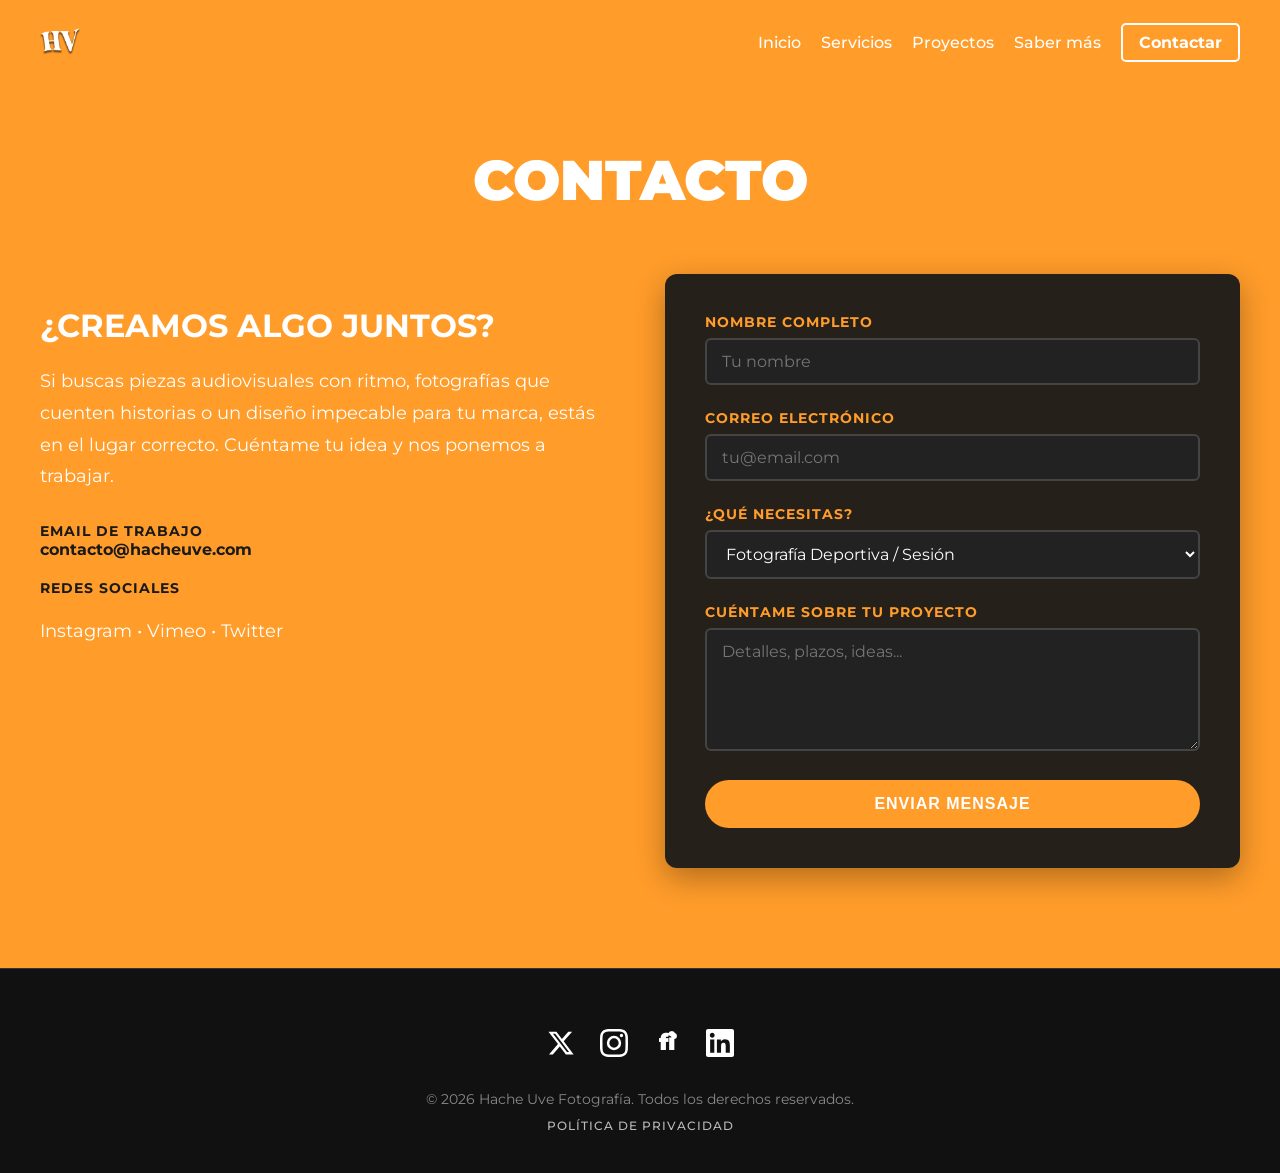
<file: contacto.html>
<!DOCTYPE html>
<html lang="es">
<head>
    <meta charset="UTF-8">
    <meta name="viewport" content="width=device-width, initial-scale=1.0">
    <title>Contacto | Hache Uve Fotografía</title>
    <meta name="description" content="¿Tienes un proyecto en mente? Contacta con Hache Uve Fotografía para servicios de fotografía deportiva, edición de vídeo y diseño profesional.">
    
    <link rel="icon" type="image/png" href="favicon.png">
    
    <link rel="preconnect" href="https://fonts.googleapis.com">
    <link rel="preconnect" href="https://fonts.gstatic.com" crossorigin>
    <link href="https://fonts.googleapis.com/css2?family=Montserrat:wght@400;500;700;900&display=swap" rel="stylesheet">
    
    <link rel="stylesheet" href="style.css">

    <style>
        .contact-wrapper {
            display: grid;
            grid-template-columns: 1fr;
            gap: 50px;
            margin-top: 40px;
        }

        @media (min-width: 900px) {
            .contact-wrapper {
                grid-template-columns: 1fr 1fr;
            }
        }

        .contact-info h3 {
            font-size: 2rem;
            font-weight: 700;
            margin-bottom: 20px;
            text-transform: uppercase;
        }

        .contact-info p {
            font-size: 1.1rem;
            line-height: 1.8;
            margin-bottom: 30px;
        }

        .contact-method {
            margin-bottom: 20px;
        }

        .contact-method strong {
            display: block;
            color: #1a1a1a;
            text-transform: uppercase;
            font-size: 0.9rem;
            letter-spacing: 1px;
        }

        /* Estilos del Formulario */
        .contact-form {
            background-color: rgba(26, 26, 26, 0.95);
            padding: 40px;
            border-radius: 12px;
            box-shadow: 0 10px 30px rgba(0,0,0,0.3);
        }

        .form-group {
            margin-bottom: 25px;
        }

        .form-group label {
            display: block;
            font-size: 0.85rem;
            font-weight: 700;
            text-transform: uppercase;
            margin-bottom: 8px;
            letter-spacing: 1px;
            color: var(--primary-orange);
        }

        .form-group input,
        .form-group select,
        .form-group textarea {
            width: 100%;
            padding: 12px 15px;
            border: 2px solid #444;
            background-color: #222;
            color: #fff;
            font-family: var(--font-family);
            font-size: 1rem;
            border-radius: 6px;
            box-sizing: border-box;
            transition: border-color 0.3s ease;
        }

        .form-group input:focus,
        .form-group select:focus,
        .form-group textarea:focus {
            outline: none;
            border-color: var(--primary-orange);
        }

        .submit-btn {
            background-color: var(--primary-orange);
            color: var(--white);
            border: none;
            padding: 15px 40px;
            font-size: 1rem;
            font-weight: 700;
            text-transform: uppercase;
            letter-spacing: 1px;
            border-radius: 30px;
            cursor: pointer;
            width: 100%;
            transition: background-color 0.3s ease, transform 0.2s ease;
        }

        .submit-btn:hover {
            background-color: #ff8700;
            transform: translateY(-2px);
        }

        /* Estilo para el mensaje de estado del envío */
        #form-status {
            text-align: center;
            margin-top: 20px;
            font-weight: 700;
            font-size: 0.95rem;
            letter-spacing: 0.5px;
            display: none; /* Escondido por defecto */
        }
    </style>
</head>
<body>

    <div id="header-placeholder"></div>
    
    <main class="contact-main">
        <div class="container">
            <h2>Contacto</h2>
            
            <div class="contact-wrapper">
                
                <div class="contact-info">
                    <h3>¿Creamos algo juntos?</h3>
                    <p>Si buscas piezas audiovisuales con ritmo, fotografías que cuenten historias o un diseño impecable para tu marca, estás en el lugar correcto. Cuéntame tu idea y nos ponemos a trabajar.</p>
                    
                    <div class="contact-method">
                        <strong>Email de trabajo</strong>
                        <a href="mailto:contacto@hacheuve.com" style="color: #1a1a1a; font-weight: 700;">contacto@hacheuve.com</a>
                    </div>
                    
                    <div class="contact-method">
                        <strong>Redes Sociales</strong>
                        <p><a href="https://instagram.com/hache_uve" target="_blank" rel="noopener noreferrer">Instagram</a> &bull; 
<a href="https://vimeo.com/user259863970" target="_blank" rel="noopener noreferrer">Vimeo</a> &bull; 
<a href="https://x.com/hacheuve19" target="_blank" rel="noopener noreferrer">Twitter</a></a></p>
                    </div>
                </div>

                <div class="contact-form">
                    <!-- 1. IMPORTANTE: Hemos añadido el ID "my-form" -->
                    <form id="my-form" action="https://formspree.io/f/xvznkqea" method="POST">
                        <div class="form-group">
                            <label for="nombre">Nombre completo</label>
                            <input type="text" id="nombre" name="nombre" required placeholder="Tu nombre">
                        </div>
                        
                        <div class="form-group">
                            <label for="email">Correo electrónico</label>
                            <input type="email" id="email" name="email" required placeholder="tu@email.com">
                        </div>

                        <div class="form-group">
                            <label for="servicio">¿Qué necesitas?</label>
                            <select id="servicio" name="servicio">
                                <option value="fotografia">Fotografía Deportiva / Sesión</option>
                                <option value="video">Edición de Vídeo / Postproducción</option>
                                <option value="diseno">Diseño Gráfico / Identidad</option>
                                <option value="otro">Otro proyecto creativo</option>
                            </select>
                        </div>
                        
                        <div class="form-group">
                            <label for="mensaje">Cuéntame sobre tu proyecto</label>
                            <textarea id="mensaje" name="mensaje" rows="5" required placeholder="Detalles, plazos, ideas..."></textarea>
                        </div>
                        
                        <button type="submit" class="submit-btn" id="submit-button">Enviar Mensaje</button>
                        
                        <!-- 2. Contenedor invisible para los mensajes de éxito/error -->
                        <div id="form-status"></div>
                    </form>
                </div>

            </div>
        </div>
    </main>

    <div id="footer-placeholder"></div>

<script>
        // ==========================================
        // DETECTAR SERVICIO SELECCIONADO DESDE INDEX (CON DEBUG)
        // ==========================================
        document.addEventListener("DOMContentLoaded", () => {
            console.log(" %c[DEBUG] Iniciando detección de servicio...", "color: #ff9c2a; font-weight: bold;");
            
            // 1. Ver qué URL exacta está leyendo el navegador
            console.log("[DEBUG] URL completa actual:", window.location.href);
            console.log("[DEBUG] Parámetros crudos (search):", window.location.search);

            const urlParams = new URLSearchParams(window.location.search);
            const servicioSeleccionado = urlParams.get('servicio');
            console.log("[DEBUG] Valor extraído de '?servicio=':", servicioSeleccionado);

            // 2. Buscar el elemento select en el HTML
            const selectElement = document.getElementById("servicio");
            
            if (selectElement) {
                console.log("[DEBUG] Elemento <select id='servicio'> ENCONTRADO en el HTML.");
                console.log("[DEBUG] Valor por defecto antes de cambiarlo:", selectElement.value);
                
                if (servicioSeleccionado) {
                    // Listar opciones disponibles para ver si coincide textualmente
                    const opcionesDisponibles = Array.from(selectElement.options).map(opt => opt.value);
                    console.log("[DEBUG] Valores válidos dentro de tu menú desplegable:", opcionesDisponibles);

                    if (opcionesDisponibles.includes(servicioSeleccionado)) {
                        selectElement.value = servicioSeleccionado;
                        console.log("%c[DEBUG] ¡ÉXITO! El valor ha sido cambiado a: " + selectElement.value, "color: #00ff66; font-weight: bold;");
                    } else {
                        console.warn(`[DEBUG] ALERTA: El valor '${servicioSeleccionado}' de la URL no coincide exactamente con ninguna opción de tu HTML.`);
                    }
                } else {
                    console.log("[DEBUG] No se ha detectado el parámetro '?servicio=' en la URL (Carga limpia de contacto).");
                }
            } else {
                console.error("[DEBUG] ERROR CRÍTICO: No se encontró ningún elemento con id='servicio' en esta página.");
            }
            console.log(" %c[DEBUG] Fin de la comprobación.", "color: #ff9c2a; font-weight: bold;");
        });

        // ==========================================
        // CONTROL EN SEGUNDO PLANO DEL FORMULARIO
        // ==========================================
        const form = document.getElementById("my-form");
        const status = document.getElementById("form-status");
        const button = document.getElementById("submit-button");

        async function handleSubmit(event) {
            event.preventDefault(); 
            
            button.disabled = true;
            button.innerText = "Enviando...";
            
            const data = new FormData(event.target);
            
            try {
                const response = await fetch(event.target.action, {
                    method: form.method,
                    body: data,
                    headers: {
                        'Accept': 'application/json' 
                    }
                });
                
                if (response.ok) {
                    status.style.display = "block";
                    status.style.color = "#00ff66"; 
                    status.innerText = "¡MENSAJE ENVIADO! ME PONDRÉ EN CONTACTO CONTIGO PRONTO.";
                    form.reset(); 
                } else {
                    status.style.display = "block";
                    status.style.color = "#ff3333";
                    status.innerText = "Oops, hubo un problema. Por favor, inténtalo de nuevo.";
                }
            } catch (error) {
                status.style.display = "block";
                status.style.color = "#ff3333";
                status.innerText = "Error de conexión. Revisa tu red.";
            } finally {
                button.disabled = false;
                button.innerText = "Enviar Mensaje";
            }
        }
        
        form.addEventListener("submit", handleSubmit);

        // ==========================================
        // CARGA MODULAR DE HEADER Y FOOTER
        // ==========================================
        async function loadComponent(id, file) {
            try {
                const response = await fetch(file);
                if (!response.ok) throw new Error('Error al cargar');
                const html = await response.text();
                document.getElementById(id).innerHTML = html;
            } catch (error) {
                console.error(`Error cargando ${file}:`, error);
            }
        }

        Promise.all([
            loadComponent('header-placeholder', 'header.html'),
            loadComponent('footer-placeholder', 'footer.html')
        ]).then(() => {
            const header = document.getElementById('main-header');
            if (header) {
                window.addEventListener('scroll', () => {
                    if (window.scrollY > 50) {
                        header.classList.add('header-scrolled');
                    } else {
                        header.classList.remove('header-scrolled');
                    }
                });
            }
        });
    </script>
</body>
</html>
</file>
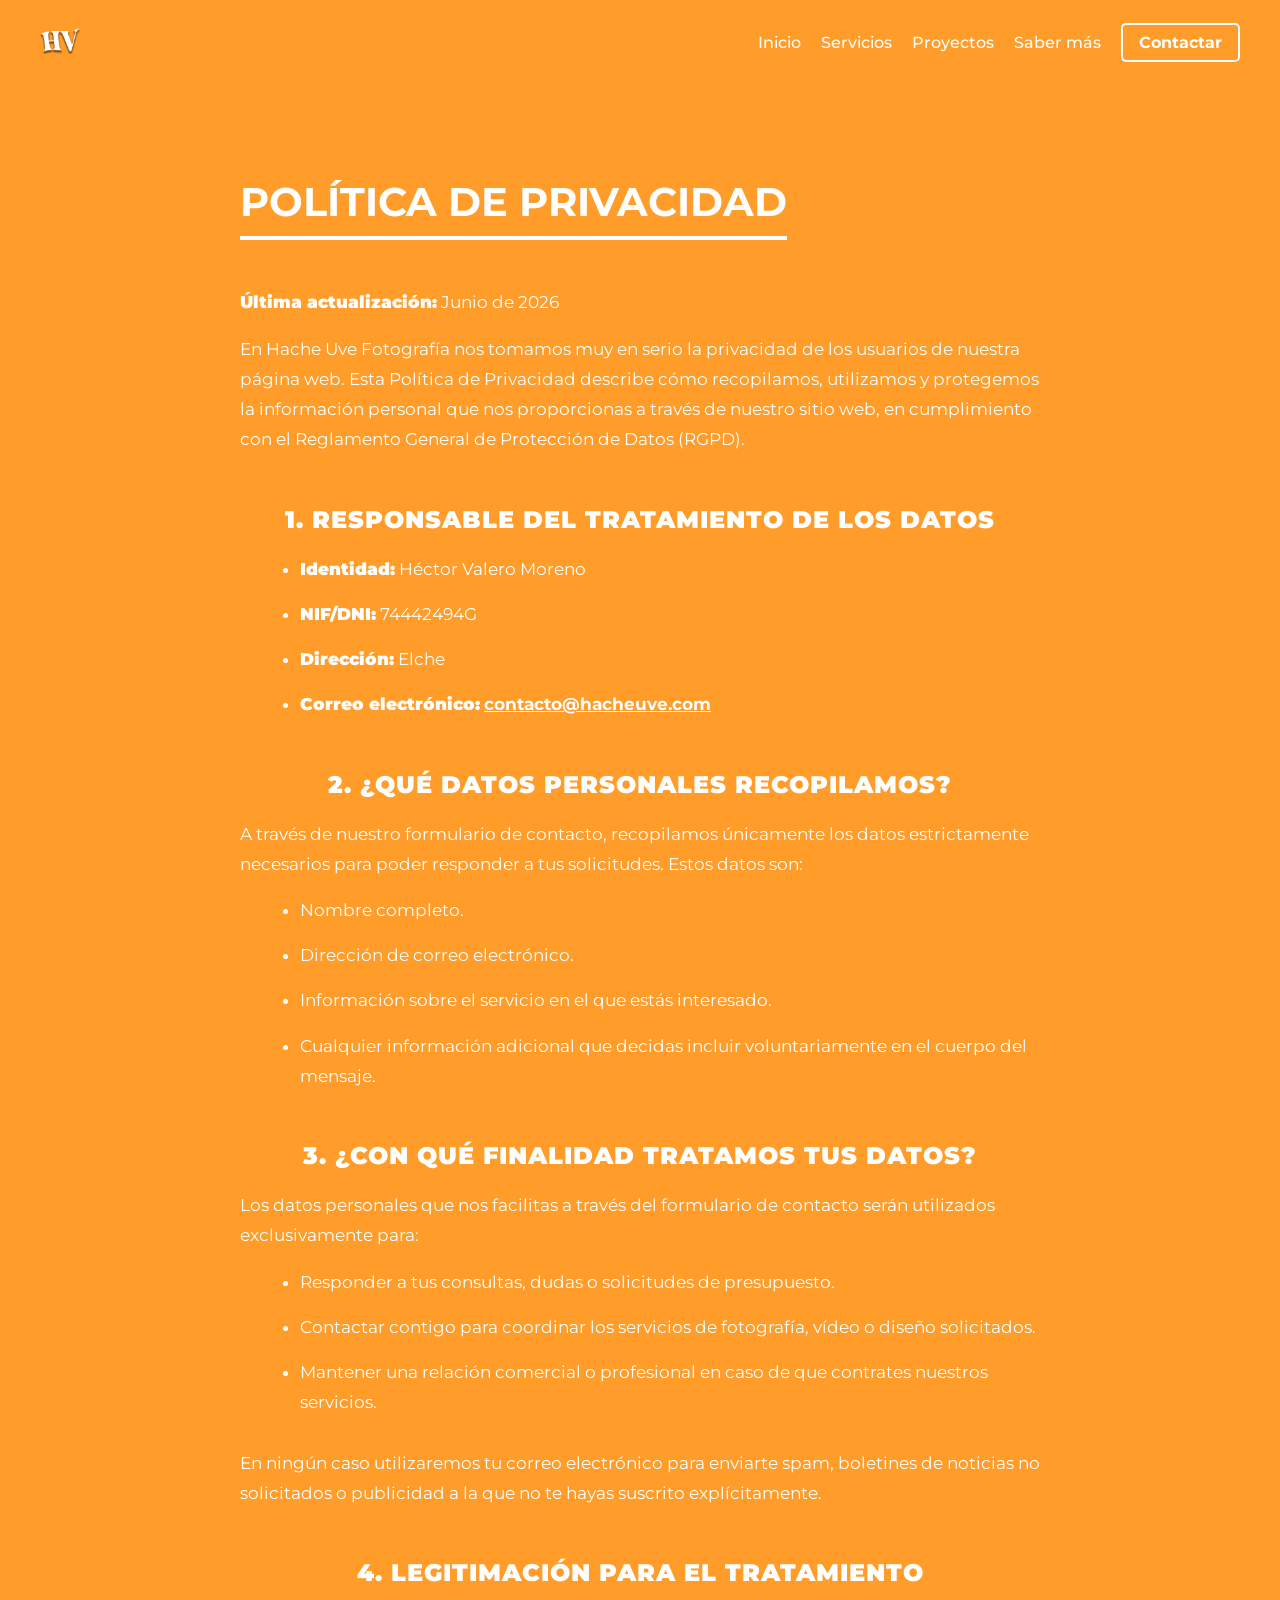
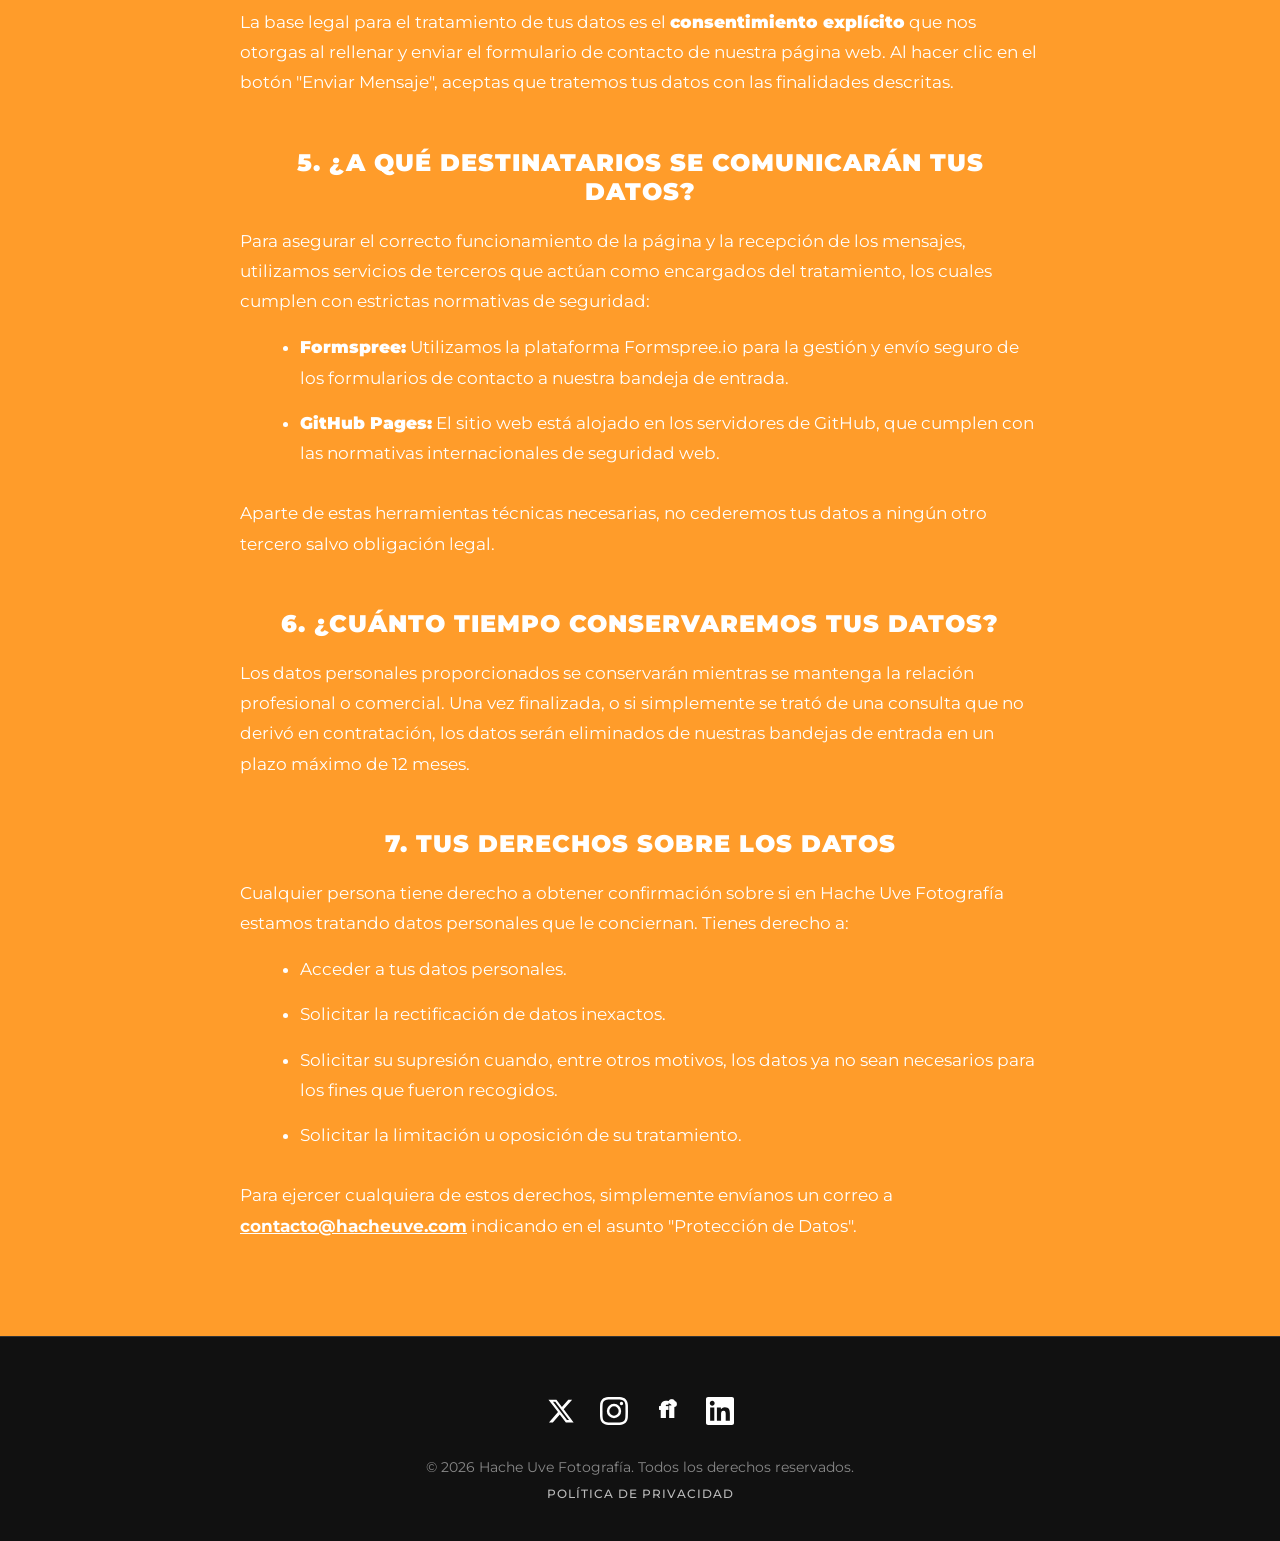
<file: politica-privacidad.html>
<!DOCTYPE html>
<html lang="es">
<head>
    <meta charset="UTF-8">
    <meta name="viewport" content="width=device-width, initial-scale=1.0">
    <title>Política de Privacidad | Hache Uve Fotografía</title>
    <meta name="description" content="Política de privacidad y protección de datos de Hache Uve Fotografía.">
    
    <link rel="icon" type="image/png" href="favicon.png">
    
    <link rel="preconnect" href="https://fonts.googleapis.com">
    <link rel="preconnect" href="https://fonts.gstatic.com" crossorigin>
    <link href="https://fonts.googleapis.com/css2?family=Montserrat:wght@400;500;700;900&display=swap" rel="stylesheet">
    
    <link rel="stylesheet" href="style.css">

    <style>
        .legal-section {
            padding-top: 150px;
            padding-bottom: 80px;
            min-height: 75vh;
        }

        .legal-container {
            max-width: 800px;
            margin: 0 auto;
            padding: 0 20px;
        }

        .legal-container h1 {
            font-size: 2.5rem;
            color: #ffffff; /* Blanco puro */
            margin-bottom: 30px;
            text-transform: uppercase;
            border-bottom: 4px solid #ffffff; /* Línea blanca para destacar sobre naranja */
            padding-bottom: 10px;
            display: inline-block;
        }

        .legal-container h2 {
            font-size: 1.5rem;
            color: #ffffff; /* Blanco puro */
            margin-top: 50px;
            margin-bottom: 20px;
            text-transform: uppercase;
            letter-spacing: 1px;
        }

        .legal-container p, .legal-container li {
            font-size: 1.05rem;
            line-height: 1.8;
            margin-bottom: 15px;
            color: #ffffff; /* Blanco puro para máximo contraste */
        }

        .legal-container strong {
            color: #ffffff;
            font-weight: 900; /* Negrita extra gruesa para que se note */
        }

        .legal-container ul {
            margin-left: 20px;
            margin-bottom: 30px;
        }

        .legal-container a {
            color: #ffffff; /* Enlaces en blanco */
            text-decoration: underline; /* Subrayado por defecto para que se note que es un enlace */
            font-weight: 700;
            transition: opacity 0.3s ease;
        }

        .legal-container a:hover {
            opacity: 0.7; /* Efecto de transparencia al pasar el ratón */
        }
    </style>
</head>
<body>

    <div id="header-placeholder"></div>
    
    <main class="legal-section">
        <div class="legal-container">
            <h1>Política de Privacidad</h1>
            <p><strong>Última actualización:</strong> Junio de 2026</p>

            <p>En Hache Uve Fotografía nos tomamos muy en serio la privacidad de los usuarios de nuestra página web. Esta Política de Privacidad describe cómo recopilamos, utilizamos y protegemos la información personal que nos proporcionas a través de nuestro sitio web, en cumplimiento con el Reglamento General de Protección de Datos (RGPD).</p>

            <h2>1. Responsable del tratamiento de los datos</h2>
            <ul>
                <li><strong>Identidad:</strong> Héctor Valero Moreno</li>
                <li><strong>NIF/DNI:</strong> 74442494G</li>
                <li><strong>Dirección:</strong> Elche</li>
                <li><strong>Correo electrónico:</strong> <a href="mailto:contacto@hacheuve.com">contacto@hacheuve.com</a></li>
            </ul>

            <h2>2. ¿Qué datos personales recopilamos?</h2>
            <p>A través de nuestro formulario de contacto, recopilamos únicamente los datos estrictamente necesarios para poder responder a tus solicitudes. Estos datos son:</p>
            <ul>
                <li>Nombre completo.</li>
                <li>Dirección de correo electrónico.</li>
                <li>Información sobre el servicio en el que estás interesado.</li>
                <li>Cualquier información adicional que decidas incluir voluntariamente en el cuerpo del mensaje.</li>
            </ul>

            <h2>3. ¿Con qué finalidad tratamos tus datos?</h2>
            <p>Los datos personales que nos facilitas a través del formulario de contacto serán utilizados exclusivamente para:</p>
            <ul>
                <li>Responder a tus consultas, dudas o solicitudes de presupuesto.</li>
                <li>Contactar contigo para coordinar los servicios de fotografía, vídeo o diseño solicitados.</li>
                <li>Mantener una relación comercial o profesional en caso de que contrates nuestros servicios.</li>
            </ul>
            <p>En ningún caso utilizaremos tu correo electrónico para enviarte spam, boletines de noticias no solicitados o publicidad a la que no te hayas suscrito explícitamente.</p>

            <h2>4. Legitimación para el tratamiento</h2>
            <p>La base legal para el tratamiento de tus datos es el <strong>consentimiento explícito</strong> que nos otorgas al rellenar y enviar el formulario de contacto de nuestra página web. Al hacer clic en el botón "Enviar Mensaje", aceptas que tratemos tus datos con las finalidades descritas.</p>

            <h2>5. ¿A qué destinatarios se comunicarán tus datos?</h2>
            <p>Para asegurar el correcto funcionamiento de la página y la recepción de los mensajes, utilizamos servicios de terceros que actúan como encargados del tratamiento, los cuales cumplen con estrictas normativas de seguridad:</p>
            <ul>
                <li><strong>Formspree:</strong> Utilizamos la plataforma Formspree.io para la gestión y envío seguro de los formularios de contacto a nuestra bandeja de entrada.</li>
                <li><strong>GitHub Pages:</strong> El sitio web está alojado en los servidores de GitHub, que cumplen con las normativas internacionales de seguridad web.</li>
            </ul>
            <p>Aparte de estas herramientas técnicas necesarias, no cederemos tus datos a ningún otro tercero salvo obligación legal.</p>

            <h2>6. ¿Cuánto tiempo conservaremos tus datos?</h2>
            <p>Los datos personales proporcionados se conservarán mientras se mantenga la relación profesional o comercial. Una vez finalizada, o si simplemente se trató de una consulta que no derivó en contratación, los datos serán eliminados de nuestras bandejas de entrada en un plazo máximo de 12 meses.</p>

            <h2>7. Tus derechos sobre los datos</h2>
            <p>Cualquier persona tiene derecho a obtener confirmación sobre si en Hache Uve Fotografía estamos tratando datos personales que le conciernan. Tienes derecho a:</p>
            <ul>
                <li>Acceder a tus datos personales.</li>
                <li>Solicitar la rectificación de datos inexactos.</li>
                <li>Solicitar su supresión cuando, entre otros motivos, los datos ya no sean necesarios para los fines que fueron recogidos.</li>
                <li>Solicitar la limitación u oposición de su tratamiento.</li>
            </ul>
            <p>Para ejercer cualquiera de estos derechos, simplemente envíanos un correo a <a href="mailto:contacto@hacheuve.com">contacto@hacheuve.com</a> indicando en el asunto "Protección de Datos".</p>
        </div>
    </main>

    <div id="footer-placeholder"></div>

    <script>
        async function loadComponent(id, file) {
            try {
                const response = await fetch(file);
                if (!response.ok) throw new Error('Error al cargar');
                const html = await response.text();
                document.getElementById(id).innerHTML = html;
            } catch (error) {
                console.error(`Error cargando ${file}:`, error);
            }
        }

        Promise.all([
            loadComponent('header-placeholder', 'header.html'),
            loadComponent('footer-placeholder', 'footer.html')
        ]).then(() => {
            const header = document.getElementById('main-header');
            if (header) {
                window.addEventListener('scroll', () => {
                    if (window.scrollY > 50) {
                        header.classList.add('header-scrolled');
                    } else {
                        header.classList.remove('header-scrolled');
                    }
                });
            }
        });
    </script>
</body>
</html>
</file>
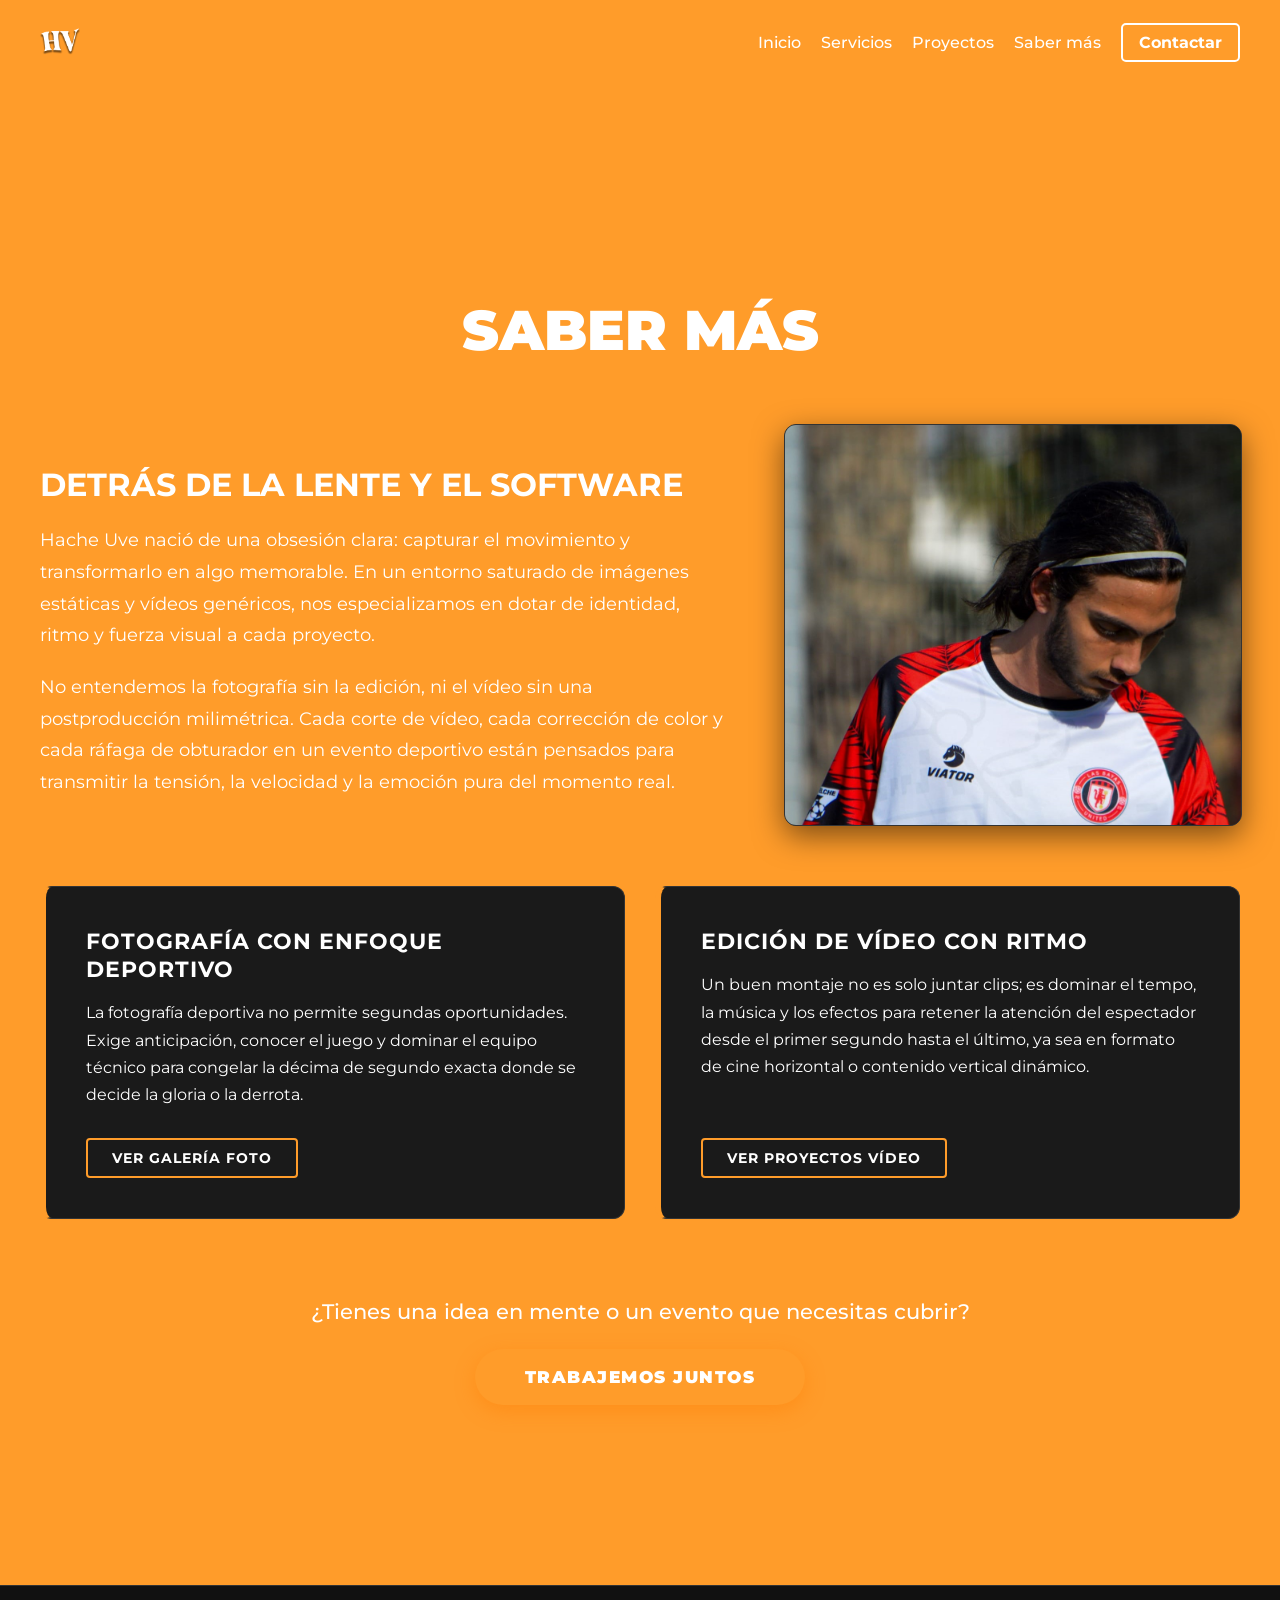
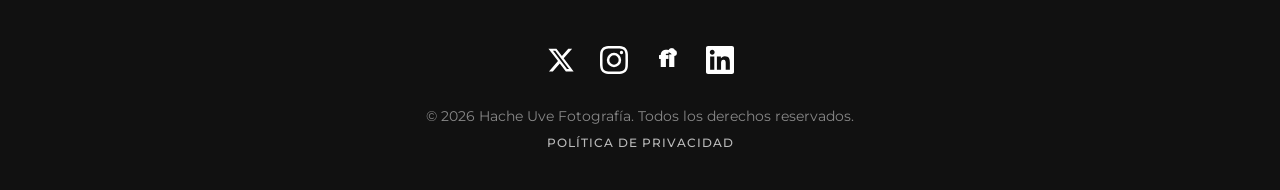
<file: saber-mas.html>
<!DOCTYPE html>
<html lang="es">
<head>
    <meta charset="UTF-8">
    <meta name="viewport" content="width=device-width, initial-scale=1.0">
    <title>Saber más | Hache Uve Fotografía</title>
    <meta name="description" content="Descubre la filosofía de trabajo de Hache Uve. Especialistas en edición de vídeo con ritmo y fotografía deportiva de alto impacto.">
    
    <link rel="icon" type="image/png" href="favicon.png">
    
    <link rel="preconnect" href="https://fonts.googleapis.com">
    <link rel="preconnect" href="https://fonts.gstatic.com" crossorigin>
    <link href="https://fonts.googleapis.com/css2?family=Montserrat:wght@400;500;700;900&display=swap" rel="stylesheet">
    
    <link rel="stylesheet" href="style.css">

    <style>
        /* Estilos específicos para la sección Saber más */
        .about-section {
            padding-top: 150px;
            padding-bottom: 80px;
            min-height: 80vh;
        }

        .about-grid {
            display: grid;
            grid-template-columns: 1fr;
            gap: 60px;
            align-items: center;
            margin-top: 40px;
        }

        @media (min-width: 900px) {
            .about-grid {
                grid-template-columns: 1.2fr 0.8fr;
            }
        }

        .about-content h3 {
            font-size: 2rem;
            color: #ffffff;
            text-transform: uppercase;
            margin-bottom: 20px;
            font-weight: 700;
        }

        .about-content p {
            font-size: 1.1rem;
            line-height: 1.8;
            color: #ffffff;
            margin-bottom: 20px;
        }

        /* ========================================================
           MEJORA DE LOS RECUADROS (FILOSOFÍA / SERVICIOS)
           ======================================================== */
        .philosophy-container {
            margin-top: 60px;
            display: grid;
            grid-template-columns: 1fr;
            gap: 30px;
        }

        @media (min-width: 768px) {
            .philosophy-container {
                grid-template-columns: 1fr 1fr;
            }
        }

        .philosophy-card {
            background-color: #1a1a1a; /* Fondo sólido oscuro para que destaque mucho más */
            padding: 40px;
            border-radius: 12px;
            border: 1px solid #333; /* Borde sutil para delimitar el recuadro */
            border-left: 6px solid var(--primary-orange, #ff7a00); /* Línea naranja más gruesa */
            display: flex;
            flex-direction: column;
            justify-content: space-between; /* Empuja el botón siempre hacia abajo */
            align-items: flex-start;
            transition: transform 0.3s ease, border-color 0.3s ease, box-shadow 0.3s ease;
        }

        /* Hover simple y elegante para los recuadros */
        .philosophy-card:hover {
            transform: translateY(-5px);
            border-color: var(--primary-orange, #ff7a00);
            box-shadow: 0 10px 30px rgba(255, 122, 0, 0.15); /* Sutil resplandor naranja */
        }

        .philosophy-card h4 {
            font-size: 1.4rem;
            color: #ffffff;
            text-transform: uppercase;
            margin-top: 0;
            margin-bottom: 15px;
            font-weight: 700;
            letter-spacing: 1px;
        }

        .philosophy-card p {
            font-size: 1rem;
            line-height: 1.7;
            color: #ffffff;
            margin-bottom: 30px;
        }

        /* Botones internos de los recuadros */
        .card-btn {
            display: inline-block;
            border: 2px solid var(--primary-orange, #ff7a00);
            color: #ffffff;
            padding: 10px 24px;
            font-size: 0.85rem;
            font-weight: 700;
            text-transform: uppercase;
            letter-spacing: 1px;
            border-radius: 4px;
            text-decoration: none;
            transition: background-color 0.3s ease, color 0.3s ease;
        }

        .card-btn:hover {
            background-color: var(--primary-orange, #ff7a00);
            color: #ffffff;
        }

        /* Lado derecho: Imagen corporativa */
        .about-visual {
            position: relative;
            width: 100%;
            height: 400px;
            background-color: #222;
            border-radius: 12px;
            overflow: hidden;
            box-shadow: 0 10px 30px rgba(0,0,0,0.5);
            border: 1px solid #333;
        }

        .about-visual img {
            width: 100%;
            height: 100%;
            object-fit: cover;
        }

        /* ========================================================
           MEJORA DEL BOTÓN "TRABAJEMOS JUNTOS" (ANTES DEL HOVER)
           ======================================================== */
        .about-cta {
            text-align: center;
            margin-top: 80px;
        }

        .about-cta p {
            font-size: 1.3rem;
            color: #ffffff;
            margin-bottom: 25px;
            font-weight: 500;
        }

        .btn-orange {
            display: inline-block;
            background-color: var(--primary-orange, #ff7a00);
            color: #ffffff;
            padding: 18px 50px; /* Un poco más grande para darle autoridad */
            font-size: 1.05rem;
            font-weight: 900; /* Texto más grueso y potente */
            text-transform: uppercase;
            letter-spacing: 1.5px;
            border-radius: 30px;
            text-decoration: none;
            /* Sombra fija antes del hover para que tenga relieve de botón físico */
            box-shadow: 0 6px 20px rgba(255, 122, 0, 0.4); 
            transition: background-color 0.3s ease, transform 0.2s ease, box-shadow 0.2s ease;
        }

        .btn-orange:hover {
            background-color: #ff8700;
            transform: translateY(-3px);
            box-shadow: 0 10px 25px rgba(255, 122, 0, 0.6); /* La sombra se intensifica al tocarlo */
        }
    </style>
</head>
<body>

    <div id="header-placeholder"></div>
    
    <main class="about-section">
        <div class="container">
            <h2>Saber más</h2>
            
            <div class="about-grid">
                
                <div class="about-content">
                    <h3>Detrás de la lente y el software</h3>
                    <p>
                        Hache Uve nació de una obsesión clara: capturar el movimiento y transformarlo en algo memorable. En un entorno saturado de imágenes estáticas y vídeos genéricos, nos especializamos en dotar de identidad, ritmo y fuerza visual a cada proyecto.
                    </p>
                    <p>
                        No entendemos la fotografía sin la edición, ni el vídeo sin una postproducción milimétrica. Cada corte de vídeo, cada corrección de color y cada ráfaga de obturador en un evento deportivo están pensados para transmitir la tensión, la velocidad y la emoción pura del momento real.
                    </p>
                </div>
                
                <div class="about-visual">
                    <img src="hacheFutbol.jpeg" alt="Fotografía de Hache Uve en un partido de fútbol">
                </div>

            </div>

            <!-- Bloques de Filosofía de Trabajo Actualizados -->
            <div class="philosophy-container">
                
                <!-- Recuadro 1: Fotografía -->
                <div class="philosophy-card">
                    <div>
                        <h4>Fotografía con Enfoque Deportivo</h4>
                        <p>La fotografía deportiva no permite segundas oportunidades. Exige anticipación, conocer el juego y dominar el equipo técnico para congelar la décima de segundo exacta donde se decide la gloria o la derrota.</p>
                    </div>
                    <!-- Botón directo a tu subpágina de fotografía deportiva -->
                    <a href="fotografia-deportiva.html" class="card-btn">Ver Galería Foto</a>
                </div>
                
                <!-- Recuadro 2: Vídeo -->
                <div class="philosophy-card">
                    <div>
                        <h4>Edición de Vídeo con Ritmo</h4>
                        <p>Un buen montaje no es solo juntar clips; es dominar el tempo, la música y los efectos para retener la atención del espectador desde el primer segundo hasta el último, ya sea en formato de cine horizontal o contenido vertical dinámico.</p>
                    </div>
                    <!-- Botón que redirige a la sección de proyectos de la Home -->
                    <a href="edicion-video.html" class="card-btn">Ver Proyectos Vídeo</a>
                </div>
                
            </div>

            <!-- Zona de llamada a la acción comercial optimizada -->
            <div class="about-cta">
                <p>¿Tienes una idea en mente o un evento que necesitas cubrir?</p>
                <a href="contacto.html" class="btn-orange">Trabajemos juntos</a>
            </div>

        </div>
    </main>

    <div id="footer-placeholder"></div>

    <script>
        async function loadComponent(id, file) {
            try {
                const response = await fetch(file);
                if (!response.ok) throw new Error('Error al cargar');
                const html = await response.text();
                document.getElementById(id).innerHTML = html;
            } catch (error) {
                console.error(`Error cargando ${file}:`, error);
            }
        }

        Promise.all([
            loadComponent('header-placeholder', 'header.html'),
            loadComponent('footer-placeholder', 'footer.html')
        ]).then(() => {
            const header = document.getElementById('main-header');
            if (header) {
                window.addEventListener('scroll', () => {
                    if (window.scrollY > 50) {
                        header.classList.add('header-scrolled');
                    } else {
                        header.classList.remove('header-scrolled');
                    }
                });
            }
        });
    </script>
</body>
</html>
</file>
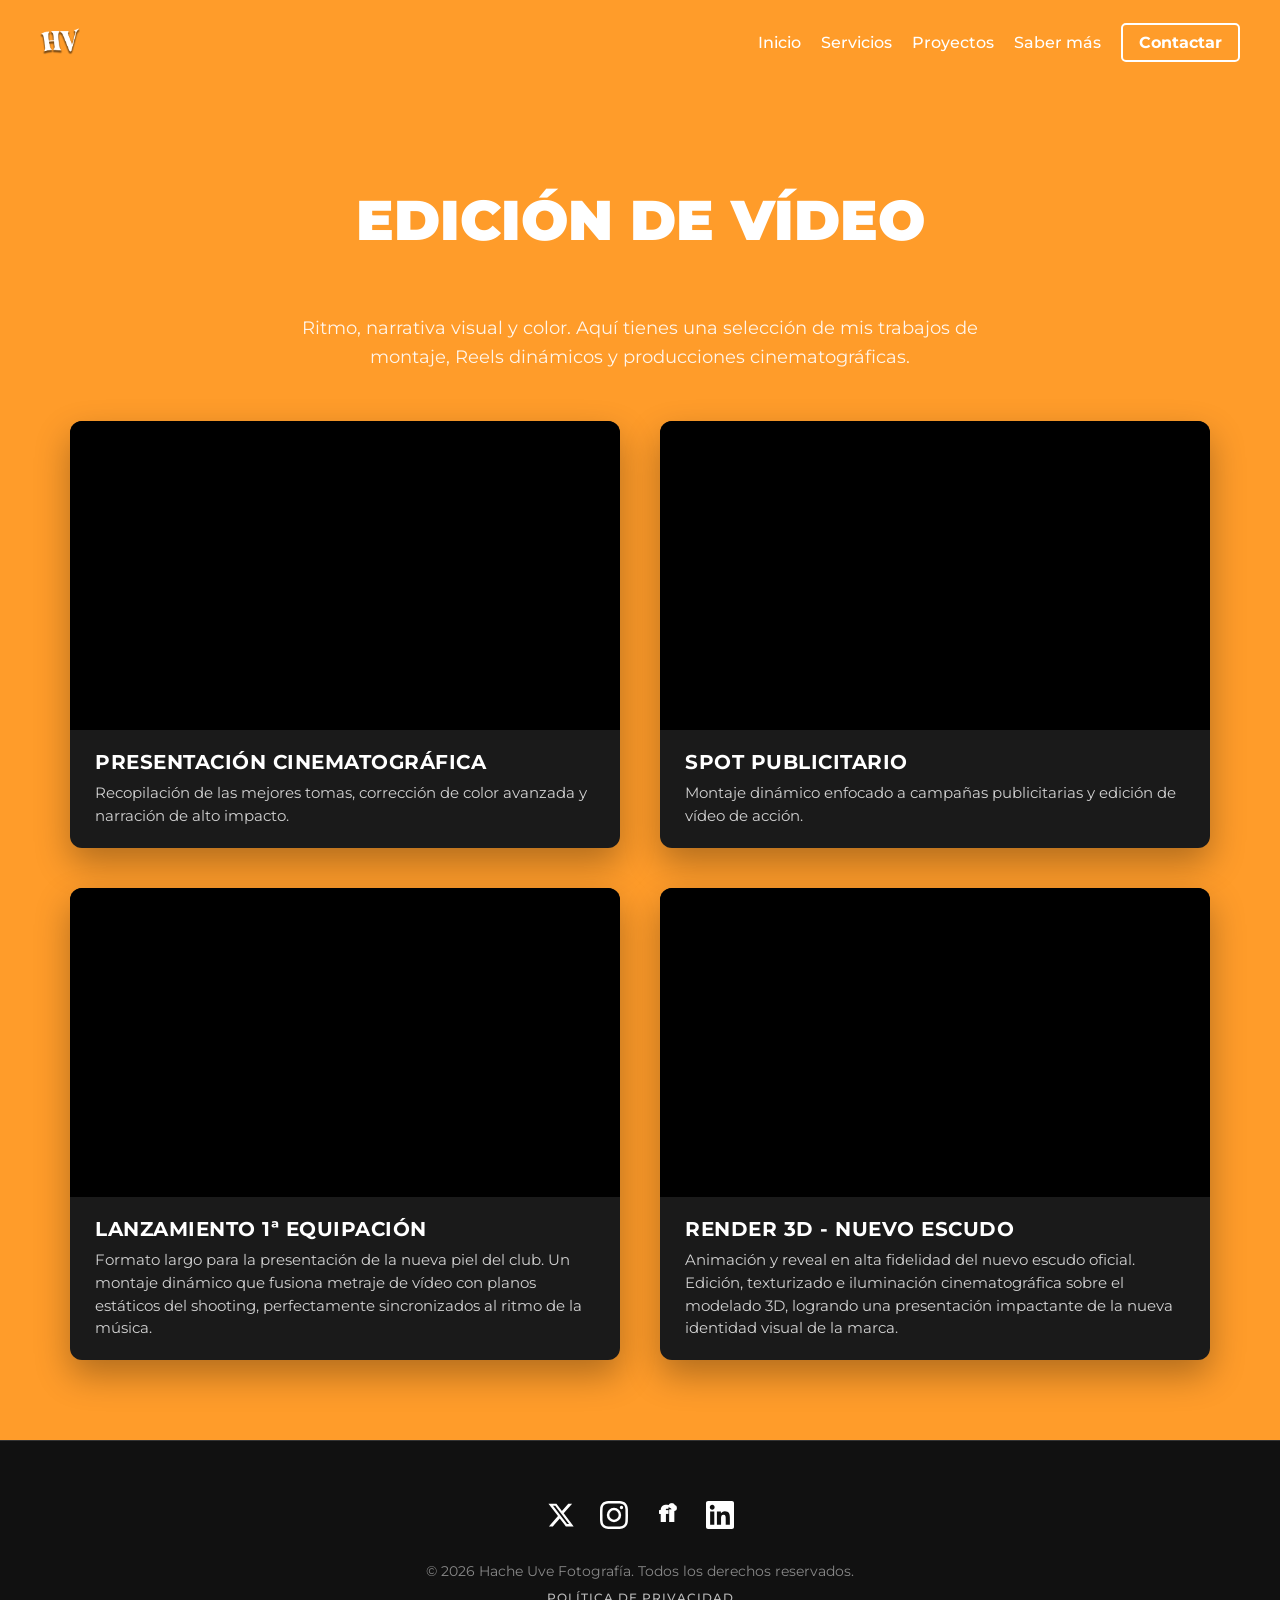
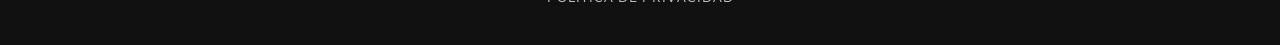
<file: video.html>
<!DOCTYPE html>
<html lang="es">
<head>
    <meta charset="UTF-8">
    <meta name="viewport" content="width=device-width, initial-scale=1.0">
    
    <title>Edición de Vídeo y Postproducción | Hache Uve</title>
    <meta name="description" content="Portfolio oficial de edición de vídeo de Hache Uve. Proyectos audiovisuales, montaje dinámico, corrección de color y postproducción profesional.">
    <link rel="icon" type="image/png" href="favicon.png">
    <link rel="preconnect" href="https://fonts.googleapis.com">
    <link rel="preconnect" href="https://fonts.gstatic.com" crossorigin>
    <link href="https://fonts.googleapis.com/css2?family=Montserrat:wght@400;500;700;900&display=swap" rel="stylesheet">
    
    <link rel="stylesheet" href="style.css">

    <style>
        /* Estilos específicos y exclusivos para adaptar los reproductores de Vimeo */
        .video-grid {
            display: grid;
            grid-template-columns: repeat(auto-fit, minmax(450px, 1fr)); /* Rejilla panorámica grande */
            gap: 40px; /* Más espacio entre vídeos para que respiren */
            width: 100%;
            box-sizing: border-box;
        }

        .video-item {
            background-color: var(--dark-gray);
            border-radius: 12px;
            overflow: hidden;
            box-shadow: 0 15px 35px rgba(0, 0, 0, 0.3);
            transition: transform 0.4s cubic-bezier(0.165, 0.84, 0.44, 1), box-shadow 0.4s ease;
        }

        /* Truco Pro para mantener el reproductor siempre en proporción 16:9 sin importar la pantalla */
        .video-embed-wrapper {
            position: relative;
            padding-bottom: 56.25%; /* Proporción exacta 16:9 */
            height: 0;
            overflow: hidden;
            background-color: #000;
        }

        .video-embed-wrapper iframe {
            position: absolute;
            top: 0;
            left: 0;
            width: 100%;
            height: 100%;
            border: 0;
        }

        /* Info inferior opcional del vídeo */
        .video-info {
            padding: 20px 25px;
        }

        .video-info h3 {
            margin: 0 0 8px 0;
            font-size: 1.25rem;
            font-weight: 700;
            text-transform: uppercase;
            letter-spacing: 0.5px;
            color: var(--white);
        }

        .video-info p {
            margin: 0;
            font-size: 0.95rem;
            opacity: 0.8;
            line-height: 1.5;
        }

        /* Efecto de elevación al pasar el ratón */
        .video-item:hover {
            transform: translateY(-8px);
            box-shadow: 0 25px 50px rgba(0, 0, 0, 0.5);
        }

        /* Adaptación perfecta a móviles */
        @media (max-width: 768px) {
            .video-grid {
                grid-template-columns: 1fr; /* Una sola columna en pantallas pequeñas */
                gap: 25px;
            }
            .video-info {
                padding: 15px;
            }
            .video-info h3 {
                font-size: 1.1rem;
            }
        }
    </style>
</head>
<body>

    <div id="header-placeholder"></div>

    <main class="gallery-page">
        <div class="container-gallery">
            
            <div class="gallery-intro">
                <h2>Edición de Vídeo</h2>
                <p>Ritmo, narrativa visual y color. Aquí tienes una selección de mis trabajos de montaje, Reels dinámicos y producciones cinematográficas.</p>
            </div>

            <div class="video-grid">
                
                <div class="video-item">
                    <div class="video-embed-wrapper">
                    <iframe src="https://player.vimeo.com/video/1200514526?title=0&amp;byline=0&amp;portrait=0&amp;badge=0&amp;autopause=0&amp;player_id=0&amp;app_id=58479" frameborder="0" allow="autoplay; fullscreen; picture-in-picture; clipboard-write; encrypted-media; web-share" referrerpolicy="strict-origin-when-cross-origin" style="position:absolute;top:0;left:0;width:100%;height:100%;" title="Presentación 2º Equipación"></iframe>
                    </div>
                    <div class="video-info">
                        <h3>Presentación Cinematográfica</h3>
                        <p>Recopilación de las mejores tomas, corrección de color avanzada y narración de alto impacto.</p>
                    </div>
                </div>

                <div class="video-item">
                    <div class="video-embed-wrapper">
                    <iframe src="https://player.vimeo.com/video/1200514434?title=0&amp;byline=0&amp;portrait=0&amp;badge=0&amp;autopause=0&amp;player_id=0&amp;app_id=58479" frameborder="0" allow="autoplay; fullscreen; picture-in-picture; clipboard-write; encrypted-media; web-share" referrerpolicy="strict-origin-when-cross-origin" style="position:absolute;top:0;left:0;width:100%;height:100%;" title="videoPlaya1"></iframe>
                    </div>
                    <div class="video-info">
                        <h3>Spot Publicitario</h3>
                        <p>Montaje dinámico enfocado a campañas publicitarias y edición de vídeo de acción.</p>
                    </div>
                </div>

                <div class="video-item">
                    <div class="video-embed-wrapper">
                    <iframe src="https://player.vimeo.com/video/1200514381?title=0&amp;byline=0&amp;portrait=0&amp;badge=0&amp;autopause=0&amp;player_id=0&amp;app_id=58479" frameborder="0" allow="autoplay; fullscreen; picture-in-picture; clipboard-write; encrypted-media; web-share" referrerpolicy="strict-origin-when-cross-origin" style="position:absolute;top:0;left:0;width:100%;height:100%;" title="Presentación 1º Equipación"></iframe>
                    </div>
                    <div class="video-info">
                        <h3>Lanzamiento 1ª Equipación</h3>
                        <p>Formato largo para la presentación de la nueva piel del club. Un montaje dinámico que fusiona metraje de vídeo con planos estáticos del shooting, perfectamente sincronizados al ritmo de la música.</p>
                    </div>
                </div>

                <div class="video-item">
                    <div class="video-embed-wrapper">
                    <iframe src="https://player.vimeo.com/video/1200514245?title=0&amp;byline=0&amp;portrait=0&amp;badge=0&amp;autopause=0&amp;player_id=0&amp;app_id=58479" frameborder="0" allow="autoplay; fullscreen; picture-in-picture; clipboard-write; encrypted-media; web-share" referrerpolicy="strict-origin-when-cross-origin" style="position:absolute;top:0;left:0;width:100%;height:100%;" title="escudo-Final"></iframe>
                    </div>
                    <div class="video-info">
                        <h3>Render 3D - Nuevo Escudo</h3>
                        <p>Animación y reveal en alta fidelidad del nuevo escudo oficial. Edición, texturizado e iluminación cinematográfica sobre el modelado 3D, logrando una presentación impactante de la nueva identidad visual de la marca.</p>
                    </div>
                </div>

            </div>

        </div>
    </main>

    <div id="footer-placeholder"></div>

    <!-- SCRIPT UNIFICADO: Carga estructural y efecto de scroll -->
    <script>
        async function loadComponent(id, file) {
            try {
                const response = await fetch(file);
                if (!response.ok) throw new Error('Error al procesar la carga del módulo');
                const html = await response.text();
                document.getElementById(id).innerHTML = html;
            } catch (error) {
                console.error(`Error cargando el archivo ${file}:`, error);
            }
        }

        // Cargamos menús y, una vez inyectados, aplicamos las clases de comportamiento
        Promise.all([
            loadComponent('header-placeholder', 'header.html'),
            loadComponent('footer-placeholder', 'footer.html')
        ]).then(() => {
            const header = document.querySelector('header');
            if (header) {
                window.addEventListener('scroll', () => {
                    if (window.scrollY > 50) {
                        header.classList.add('header-scrolled');
                    } else {
                        header.classList.remove('header-scrolled');
                    }
                });
            }
        });
    </script>
</body>
</html>
</file>
<file: style.css>
/* ========================================================
                VARIABLES Y ESTILOS GLOBALES
   ======================================================== */
:root {
    --primary-orange: #ff9c2a; 
    --dark-gray: #1a1a1a; 
    --white: #ffffff;
    --font-family: 'Montserrat', sans-serif;
}

/* Activa el desplazamiento suave en toda la web */
html {
    scroll-behavior: smooth;
}

/* Truco Pro: Evita que el header fijo tape el principio de las secciones */
#proyectos, 
#servicios, 
#saber-mas {
    scroll-margin-top: 90px; /* Ajusta este número según la altura de tu menú */
}

/* Ocultar componentes de móvil en pantallas de escritorio */
#menu-check, 
.hamburger-btn {
    display: none;
}

body {
    margin: 0;
    padding: 0;
    font-family: var(--font-family);
    background-color: var(--primary-orange);
    color: var(--white);
    overflow-x: hidden;
}

a {
    text-decoration: none;
    color: var(--white);
    transition: color 0.3s ease;
}

a:hover {
    color: #ddd;
}

/* Clase para ocultar texto visualmente sin penalizaciones de SEO */
.visually-hidden {
    position: absolute !important;
    width: 1px !important;
    height: 1px !important;
    padding: 0 !important;
    margin: -1px !important;
    overflow: hidden !important;
    clip: rect(0, 0, 0, 0) !important;
    white-space: nowrap !important;
    border: 0 !important;
}

/* ========================================================
                BARRA SUPERIOR DINÁMICA (HEADER)
   ======================================================== */
header {
    background-color: transparent;
    padding: 20px 0;
    position: fixed;
    width: 100%;
    top: 0;
    z-index: 1000;
    transition: background-color 0.4s ease, padding 0.4s ease, box-shadow 0.4s ease;
}

header.header-scrolled {
    background-color: rgba(26, 26, 26, 0.95);
    padding: 12px 0;
    box-shadow: 0 4px 15px rgba(0,0,0,0.3);
}

.header-content {
    max-width: 1200px;
    margin: 0 auto;
    display: flex;
    justify-content: space-between;
    align-items: center;
    padding: 0 30px;
}

.logo {
    display: flex;
    align-items: center;
}

.logo-img {
    height: 40px; 
    width: auto;
    object-fit: contain;
}

nav ul {
    margin: 0;
    padding: 0;
    list-style: none;
    display: flex;
    align-items: center;
    gap: 20px;
}

nav ul li {
    font-weight: 500;
}

.contact-btn {
    background-color: transparent;
    color: var(--white);
    padding: 8px 16px;
    border-radius: 5px;
    border: 2px solid var(--white);
    font-weight: 700;
    transition: all 0.3s ease;
}

.contact-btn:hover {
    background-color: var(--white);
    color: var(--primary-orange);
}

header.header-scrolled .contact-btn:hover {
    color: var(--dark-gray);
}

/* ========================================================
            SECCIÓN PRINCIPAL (HERO) - SIN ESPACIO MUERTO
   ======================================================== */
.hero {
    padding-top: 160px;   /* Evita que el menú fijo tape el contenido */
    padding-bottom: 20px; /* Elimina el hueco gigante intermedio antes de Proyectos */
    display: flex;
    justify-content: center;
    align-items: center;
}

.hero-content {
    text-align: center;
    width: 100%;
}

.hero h1 {
    font-weight: 900;
    font-size: 5rem;
    line-height: 1.1;
    text-transform: uppercase;
    margin-bottom: 40px;
    color: var(--white); 
}

.hero-image-wrapper {
    margin-bottom: 50px;
    display: flex;
    justify-content: center;
}

.hero-main-img {
    width: 100%;
    max-width: 500px; 
    height: auto;
    object-fit: contain;
}

.hero-btns {
    display: flex;
    justify-content: center;
    gap: 30px;
}

.btn-outline {
    display: inline-block;
    font-weight: 500;
    font-size: 1.1rem;
    text-transform: uppercase;
    border: 3px solid var(--white);
    color: var(--white);
    padding: 12px 30px;
    border-radius: 30px;
    transition: all 0.3s ease;
}

.btn-outline:hover {
    background-color: var(--white);
    color: var(--primary-orange);
}

/* ========================================================
                    SECCIONES GENERALES
   ======================================================== */
.container {
    max-width: 1200px;
    margin: 0 auto;
    padding: 100px 30px;
}

.projects .container {
    padding-top: 20px; /* Acerca el título de proyectos a los botones del Hero */
}

h2 {
    font-size: 3.5rem;
    font-weight: 900;
    text-transform: uppercase;
    margin-bottom: 60px;
    text-align: center;
    color: var(--white);
}

/* ========================================================
        REJILLA DE PROYECTOS PANORÁMICOS CON HOVER DE TÍTULO
   ======================================================== */
.projects-grid {
    display: grid;
    grid-template-columns: repeat(auto-fit, minmax(min(390px, 100%), 1fr));
    gap: 30px;
}

.project-item {
    position: relative;
    background-color: var(--dark-gray);
    border-radius: 10px;
    overflow: hidden;
    aspect-ratio: 16/9; /* Proporción panorámica perfecta */
    box-shadow: 0 8px 25px rgba(0,0,0,0.2);
    transition: transform 0.3s ease, box-shadow 0.3s ease;
}

.project-item:hover {
    transform: translateY(-5px);
    box-shadow: 0 12px 30px rgba(0,0,0,0.4);
}

.img-placeholder {
    position: relative;
    width: 100%;
    height: 100%;
    overflow: hidden;
    background-color: #eee;
}

.img-placeholder img {
    width: 100%;
    height: 100%;
    object-fit: cover;
    display: block;
}

/* Capa oscura que aparece en Hover */
.project-overlay {
    position: absolute;
    top: 0;
    left: 0;
    width: 100%;
    height: 100%;
    background-color: rgba(17, 17, 17, 0.85);
    display: flex;
    justify-content: center;
    align-items: center;
    opacity: 0;
    transition: opacity 0.3s ease;
    z-index: 2;
}

/* Título interno que flota en Hover */
.project-title {
    color: var(--white);
    font-size: 1.4rem;
    font-weight: 900;
    text-transform: uppercase;
    letter-spacing: 1.5px;
    text-align: center;
    padding: 0 15px;
    transform: translateY(10px);
    transition: transform 0.3s ease;
}

.project-item:hover .project-overlay {
    opacity: 1;
}

.project-item:hover .project-title {
    transform: translateY(0);
}

/* ========================================================
        NUEVA SECCIÓN DE GALERÍA (PÁGINA FOTOGRAFÍA DEPORTIVA)
   ======================================================== */
/* Contenedor protector para centrar el contenido y evitar cortes laterales */
.container-gallery {
    max-width: 1200px;
    margin: 0 auto;
    padding: 0 30px;
    box-sizing: border-box;
}

.gallery-page {
    padding-top: 140px; /* Margen para evitar que el menú fijo pise los textos */
    padding-bottom: 80px;
    min-height: 80vh;
}

.gallery-intro {
    text-align: center;
    margin-bottom: 50px;
    width: 100%;
}

.gallery-intro p {
    font-size: 1.1rem;
    max-width: 700px;
    margin: 20px auto 0;
    opacity: 0.9;
    line-height: 1.6;
}

/* Rejilla inteligente estilo Masonry (Pinterest) equilibrada */
.gallery-grid {
    column-count: 3;
    column-gap: 25px;
    width: 100%;
    box-sizing: border-box;
}

.gallery-item {
    break-inside: avoid;
    margin-bottom: 25px;
    position: relative;
    border-radius: 12px;
    overflow: hidden;
    box-shadow: 0 10px 30px rgba(0,0,0,0.15);
    background-color: rgba(0,0,0,0.05);
    transition: transform 0.4s cubic-bezier(0.165, 0.84, 0.44, 1), box-shadow 0.4s ease;
}

.gallery-item img {
    width: 100%;
    height: auto; /* Permite respetar las dimensiones reales y proporciones de la imagen */
    display: block;
    transition: transform 0.6s ease;
}

/* Efectos premium de interacción en las fotografías */
.gallery-item:hover {
    transform: scale(1.02) translateY(-5px);
    box-shadow: 0 20px 40px rgba(0,0,0,0.3);
    z-index: 5;
}

.gallery-item:hover img {
    transform: scale(1.04);
}

.gallery-loading {
    text-align: center;
    font-size: 1.2rem;
    padding: 50px;
    font-weight: 500;
    letter-spacing: 1px;
    color: #ffffff;
}

/* ========================================================
                SECCIÓN DE SERVICIOS
   ======================================================== */
.services-split-section {
    width: 100%;
    background-color: #ff7a00;
    overflow: hidden;
}

.services-split-grid {
    display: grid;
    grid-template-columns: 43% 57%;
    background-color: #ff7a00;
}

.services-text-col {
    padding: 80px 60px;
    display: flex;
    flex-direction: column;
    justify-content: center;
    gap: 80px;
}

.service-display-block {
    display: flex;
    flex-direction: column;
    gap: 25px;
}

.service-display-header {
    display: flex;
    justify-content: space-between;
    align-items: flex-end;
    color: #ffffff;
}

.service-display-title {
    font-size: 2.4rem;
    font-weight: 700;
    margin: 0;
    color: #ffffff;
    letter-spacing: -0.5px;
}

.title-underlined {
    text-decoration: underline;
    text-underline-offset: 10px;
    text-decoration-thickness: 2px;
}

.service-display-num {
    font-size: 1.8rem;
    font-weight: 500;
    opacity: 0.8;
}

.service-display-text {
    font-size: 1.05rem;
    line-height: 1.7;
    color: #ffffff;
    margin: 0;
    font-weight: 400;
    max-width: 90%;
}

/* Botones integrados en los bloques de servicios */
.service-contact-btn {
    display: inline-block;
    align-self: flex-start;
    border: 2px solid #ffffff;
    color: #ffffff;
    padding: 12px 30px;
    font-size: 0.9rem;
    font-weight: 700;
    text-transform: uppercase;
    letter-spacing: 1px;
    border-radius: 30px;
    text-decoration: none;
    margin-top: 10px;
    transition: background-color 0.3s ease, color 0.3s ease, transform 0.2s ease;
}

.service-contact-btn:hover {
    background-color: #ffffff;
    color: #ff7a00;
    transform: translateY(-2px);
}

.services-images-col {
    display: grid;
    grid-template-rows: 1fr 1fr;
    gap: 15px;
    padding-bottom: 15px;
}

.service-img-wrapper {
    width: 100%;
    height: 100%;
    overflow: hidden;
}

.services-images-col img {
    width: 100%;
    height: 100%;
    object-fit: cover;
    display: block;
}

/* ========================================================
            ESTILOS EXCLUSIVOS PAGINA: SABER MÁS
   ======================================================== */
.about-section {
    padding-top: 150px;
    padding-bottom: 80px;
    min-height: 80vh;
}

.about-grid {
    display: grid;
    grid-template-columns: 1fr;
    gap: 60px;
    align-items: center;
    margin-top: 40px;
}

@media (min-width: 900px) {
    .about-grid { grid-template-columns: 1.2fr 0.8fr; }
}

.about-content h3 {
    font-size: 2rem;
    color: #ffffff;
    text-transform: uppercase;
    margin-bottom: 20px;
    font-weight: 700;
}

.about-content p {
    font-size: 1.1rem;
    line-height: 1.8;
    color: #ffffff;
    margin-bottom: 20px;
}

.philosophy-container {
    margin-top: 60px;
    display: grid;
    grid-template-columns: 1fr;
    gap: 30px;
}

@media (min-width: 768px) {
    .philosophy-container { grid-template-columns: 1fr 1fr; }
}

.philosophy-card {
    background-color: #1a1a1a;
    padding: 40px;
    border-radius: 12px;
    border: 1px solid #333;
    border-left: 6px solid #ff7a00;
    display: flex;
    flex-direction: column;
    justify-content: space-between;
    align-items: flex-start;
    transition: transform 0.3s ease, border-color 0.3s ease, box-shadow 0.3s ease;
}

.philosophy-card:hover {
    transform: translateY(-5px);
    border-color: #ff7a00;
    box-shadow: 0 10px 30px rgba(255, 122, 0, 0.15);
}

.philosophy-card h4 {
    font-size: 1.4rem;
    color: #ffffff;
    text-transform: uppercase;
    margin-top: 0;
    margin-bottom: 15px;
    font-weight: 700;
    letter-spacing: 1px;
}

.philosophy-card p {
    font-size: 1rem;
    line-height: 1.7;
    color: #ffffff;
    margin-bottom: 30px;
}

.card-btn {
    display: inline-block;
    border: 2px solid #ff7a00;
    color: #ffffff;
    padding: 10px 24px;
    font-size: 0.85rem;
    font-weight: 700;
    text-transform: uppercase;
    letter-spacing: 1px;
    border-radius: 4px;
    text-decoration: none;
    transition: background-color 0.3s ease, color 0.3s ease;
}

.card-btn:hover {
    background-color: #ff7a00;
    color: #ffffff;
}

.about-visual {
    position: relative;
    width: 100%;
    height: 400px;
    background-color: #222;
    border-radius: 12px;
    overflow: hidden;
    box-shadow: 0 10px 30px rgba(0,0,0,0.5);
    border: 1px solid #333;
}

.about-visual img {
    width: 100%;
    height: 100%;
    object-fit: cover;
}

.about-cta {
    text-align: center;
    margin-top: 80px;
}

.about-cta p {
    font-size: 1.3rem;
    color: #ffffff;
    margin-bottom: 25px;
    font-weight: 500;
}

.btn-orange {
    display: inline-block;
    background-color: #ff7a00;
    color: #ffffff;
    padding: 18px 50px;
    font-size: 1.05rem;
    font-weight: 900;
    text-transform: uppercase;
    letter-spacing: 1.5px;
    border-radius: 30px;
    text-decoration: none;
    box-shadow: 0 6px 20px rgba(255, 122, 0, 0.4);
    transition: background-color 0.3s ease, transform 0.2s ease, box-shadow 0.2s ease;
}

.btn-orange:hover {
    background-color: #ff8700;
    transform: translateY(-3px);
    box-shadow: 0 10px 25px rgba(255, 122, 0, 0.6);
}

/* ========================================================
                PIE DE PÁGINA (FOOTER)
   ======================================================== */
.main-footer {
    background-color: #111111;
    padding: 60px 20px 40px;
    text-align: center;
    border-top: 1px solid #333;
}

.footer-container {
    max-width: 1200px;
    margin: 0 auto;
    display: flex;
    flex-direction: column;
    align-items: center;
    gap: 30px;
}

.social-links {
    display: flex;
    justify-content: center;
    gap: 25px;
}

.social-links a {
    color: #ffffff;
    display: inline-block;
    transition: transform 0.3s ease, color 0.3s ease;
}

.social-icon {
    width: 28px;
    height: 28px;
    fill: currentColor;
}

.social-links a:hover {
    color: #ff7a00;
    transform: translateY(-5px);
}

.footer-bottom {
    font-size: 0.85rem;
    color: #888888;
    display: flex;
    flex-direction: column;
    gap: 10px;
}

.footer-bottom p {
    margin: 0;
}

.footer-links a {
    color: #bbbbbb;
    text-decoration: none;
    transition: color 0.3s ease;
    text-transform: uppercase;
    font-weight: 500;
    letter-spacing: 1px;
    font-size: 0.75rem;
}

.footer-links a:hover {
    color: #ffffff;
    text-decoration: underline;
    text-underline-offset: 4px;
}

/* ========================================================
            AJUSTES RESPONSIVE (MÓVILES Y TABLETS)
   ======================================================== */
@media (max-width: 992px) {
    .services-split-grid {
        grid-template-columns: 1fr;
    }
    .services-text-col {
        padding: 50px 30px;
        gap: 50px;
    }
    .service-display-title {
        font-size: 1.8rem;
    }
    .services-images-col {
        padding: 0 15px 15px 15px;
    }
    .gallery-grid { 
        column-count: 2; 
        column-gap: 20px; 
    }
}

/* Oculta el título móvil cuando la pantalla es de ordenador */
.project-mobile-title {
    display: none;
}

@media (max-width: 768px) {
    /* ========================================================
       1. SISTEMA DE NAVEGACIÓN Y MENÚ HAMBURGUESA (Perfecto)
       ======================================================== */
    header { 
        padding: 15px 0; 
        background-color: rgba(26, 26, 26, 0.98) !important; 
    } 
    
    .header-content { 
        flex-direction: row !important; 
        justify-content: space-between;
        align-items: center;
        position: relative;
        padding: 0 20px;
    }

    .hamburger-btn {
        display: flex;
        flex-direction: column;
        justify-content: center;
        gap: 5px;
        width: 30px;
        height: 30px;
        cursor: pointer;
        z-index: 1002;
    }

    .hamburger-btn span {
        display: block;
        width: 100%;
        height: 3px;
        background-color: var(--white);
        border-radius: 2px;
        transition: transform 0.3s ease, opacity 0.3s ease;
    }

    nav {
        display: none;
        position: absolute;
        top: 100%;
        left: 0;
        width: 100%;
        background-color: rgba(26, 26, 26, 0.98);
        padding: 30px 0;
        box-shadow: 0 10px 20px rgba(0,0,0,0.3);
        border-bottom: 2px solid var(--primary-orange);
    }

    nav ul { 
        flex-direction: column !important; 
        gap: 25px !important; 
        text-align: center; 
        font-size: 1.1rem;
        padding: 0;
        margin: 0;
    }

    .contact-btn {
        display: inline-block;
        width: auto !important;     
        padding: 12px 35px;         
        box-sizing: border-box;
        margin-top: 5px;            
    }

    #menu-check:checked ~ nav {
        display: block;
    }

    #menu-check:checked ~ .hamburger-btn span:nth-child(1) {
        transform: translateY(8px) rotate(45deg);
    }
    #menu-check:checked ~ .hamburger-btn span:nth-child(2) {
        opacity: 0;
    }
    #menu-check:checked ~ .hamburger-btn span:nth-child(3) {
        transform: translateY(-8px) rotate(-45deg);
    }

    /* ========================================================
       2. SECCIÓN HERO (Centrado matemático sin desborde)
       ======================================================== */
    .hero {
        padding-top: 130px;   
        padding-bottom: 20px; 
        display: flex;
        flex-direction: column;
        align-items: center;
        text-align: center;
    }

    .hero-content {
        display: flex;
        flex-direction: column;
        align-items: center;
        width: 100%;
    }

    .hero h1 { 
        font-size: 2.4rem; /* Evita que palabras largas toquen los bordes del móvil */
        margin-bottom: 25px;
        padding: 0 10px;
        box-sizing: border-box;
        word-wrap: break-word;
    }

    .hero-image-wrapper {
        margin-bottom: 35px;
        width: 100%;
        display: flex;
        justify-content: center;
    }

    .hero-main-img { 
        width: 100%;
        max-width: 250px; 
        height: auto;
    }

    .hero-btns { 
        display: flex !important;
        flex-direction: column !important; 
        align-items: center !important; 
        gap: 15px !important; 
        width: 100% !important;
    }

    .hero-btns .btn-outline {
        width: 100% !important;
        max-width: 280px; 
        box-sizing: border-box;
        text-align: center;
        font-size: 1rem;
        padding: 12px 20px;
    }

    /* ========================================================
       3. ESTRUCTURAS GENERALES Y CONTENEDORES
       ======================================================== */
    h2 { 
        font-size: 2.2rem; 
        margin-bottom: 40px;
        text-align: center;
        padding: 0 15px;
        box-sizing: border-box;
    }

    .container { 
        padding: 60px 20px; /* Margen lateral óptimo para pantallas pequeñas */
        box-sizing: border-box;
    }

/* ========================================================
       4. SECCIÓN PROYECTOS (Opción 1: Títulos sobre la foto)
       ======================================================== */
    .projects-grid { 
        grid-template-columns: 1fr !important;
        gap: 30px; 
        width: 100%;
    }

    .project-item {
        width: 100% !important;
        max-width: 380px; 
        margin: 0 auto !important; 
        aspect-ratio: 16/9 !important; /* Recupera la proporción panorámica exacta de PC */
        overflow: hidden !important;   /* Mantiene los bordes redondeados perfectos */
        border-radius: 10px;
        background-color: var(--dark-gray);
        box-shadow: 0 8px 25px rgba(0,0,0,0.2);
    }

    .project-item .img-placeholder {
        width: 100% !important;
        height: 100% !important;
        aspect-ratio: unset !important;
    }

    /* Forzamos a que el overlay oscuro y el texto premium de PC estén siempre visibles en móvil */
    .project-overlay {
        display: flex !important;
        position: absolute;
        top: 0;
        left: 0;
        width: 100%;
        height: 100%;
        background-color: rgba(17, 17, 17, 0.75) !important; /* Filtro oscuro elegante */
        opacity: 1 !important; 
        justify-content: center;
        align-items: center;
        z-index: 2;
    }

    .project-title {
        color: var(--white) !important;
        font-size: 1.4rem !important; /* Tamaño original de escritorio */
        font-weight: 900 !important;   /* Ultra negrita original */
        text-transform: uppercase !important;
        letter-spacing: 1.5px !important;
        text-align: center;
        padding: 0 15px;
        transform: translateY(0) !important; /* Elimina el desplazamiento del hover */
    }

    /* Ocultamos por completo el texto externo inferior */
    .project-mobile-title {
        display: none !important;
    }

    /* ========================================================
       5. SECCIÓN SERVICIOS (¡Solución clave al descuadre!)
       ======================================================== */
    .services-text-col {
        padding: 40px 20px !important; /* Reduce los 30px laterales que asfixiaban el texto */
        gap: 50px !important;
    }

    .service-display-header {
        flex-wrap: wrap !important; /* Si el título y el número no caben juntos, bajan de línea en vez de romper la web */
        align-items: center !important;
        gap: 10px;
    }

    .service-display-title {
        font-size: 1.5rem !important; /* Ajuste tipográfico fluido para móviles pequeños */
    }

    .service-display-text {
        max-width: 100% !important;
        font-size: 1rem;
    }

    .services-images-col {
        padding: 0 20px 20px 20px !important;
    }

    /* ========================================================
       6. SECCIÓN SABER MÁS Y BOTONES GRANDES (Ajuste de seguridad)
       ======================================================== */
    .philosophy-card {
        padding: 25px 20px !important; /* Evita que las tarjetas de filosofía aprieten el contenido */
    }

    .btn-orange {
        display: block !important;
        width: 100% !important;
        max-width: 280px !important; /* Transforma el botón gigante en uno estilizado como los del Hero */
        margin: 0 auto !important;
        padding: 15px 20px !important;
        font-size: 1rem !important;
        text-align: center;
        box-sizing: border-box;
    }

    /* ========================================================
       7. SECCIÓN GALERÍA MASONRY (Fuerza 1 columna en móvil)
       ======================================================== */
    .gallery-grid { 
        column-count: 1 !important; /* Evita que las fotos se dividan en 2 columnas diminutas por debajo de 460px */
        column-gap: 0px; 
    }
}
/* ========================================================
   PANTALLAS MUY PEQUEÑAS (< 400px) — iPhone SE, Galaxy A, etc.
   ======================================================== */
@media (max-width: 400px) {

    /* Hero: título principal con padding para no tocar bordes */
    .hero-main-title {
        font-size: 2.6rem !important;
        padding: 0 15px !important;
        box-sizing: border-box !important;
        word-break: break-word;
    }

    .hero-seo-title {
        font-size: 0.85rem !important;
        padding: 0 15px !important;
    }

    /* Imagen del hero más pequeña */
    .hero-main-img {
        max-width: 200px !important;
    }

    /* Botones del hero al 100% del ancho pero con margen */
    .hero-btns .btn-outline {
        max-width: 240px !important;
        font-size: 0.9rem !important;
        padding: 10px 15px !important;
    }

    /* Títulos h2 más compactos */
    h2 {
        font-size: 1.8rem !important;
        padding: 0 15px !important;
    }

    /* Contenedor: margen lateral mínimo para que no apriete */
    .container {
        padding: 50px 15px !important;
    }

    /* Proyectos: quitar el max-width fijo para que se adapten al 100% */
    .project-item {
        max-width: 100% !important;
        overflow: visible !important;
        aspect-ratio: unset !important;
    }

    .project-item .img-placeholder {
        aspect-ratio: 16/10;
        overflow: hidden;
        border-radius: 10px;
        height: auto !important;
    }

    /* Servicios: reducir padding lateral agresivo */
    .services-text-col {
        padding: 30px 15px !important;
        gap: 40px !important;
    }

    .service-display-title {
        font-size: 1.3rem !important;
    }

    .service-display-text {
        font-size: 0.95rem !important;
    }

    .service-contact-btn {
        padding: 10px 20px !important;
        font-size: 0.85rem !important;
        align-self: center !important;
        text-align: center;
    }

} /* Cierre de @media (max-width: 768px) abierto en la línea 726 */

/* ==========================================
   SECCIÓN CLIENTES (ALINEACIÓN HORIZONTAL)
   ========================================== */
.clients-section {
    padding: 80px 0;
    width: 100%;
}

.clients-contact-btn-wrapper {
    display: flex;
    justify-content: center;
    margin-top: 50px;
}

.btn-clients-contact {
    font-size: 1.4rem !important;
    padding: 22px 60px !important;
    border-radius: 6px !important;
}

.clients-grid {
    display: grid !important;
    grid-template-columns: repeat(4, 1fr) !important; /* 4 en línea para pantalla grande */
    gap: 30px !important;
    align-items: start !important;
    width: 100% !important;
    margin-top: 40px;
}

.client-item {
    display: flex !important;
    flex-direction: column !important;
    align-items: center !important;
    text-align: center !important;
    width: 100% !important;
    box-sizing: border-box;
    text-decoration: none !important;
    cursor: pointer;
    transition: transform 0.3s ease;
}

.client-item:hover {
    transform: scale(1.08);
}

/* Control estricto para que los logos no se desborden */
.client-logo-wrapper {
        width: 100% !important;
        height: 170px !important; /* Altura máxima del contenedor del logo */
        display: flex !important;
        align-items: center !important;
        justify-content: center !important;
        margin-bottom: 20px !important;
    }

    .client-logo-wrapper img {
        max-width: 100% !important;
        max-height: 150px !important; /* Altura máxima de la imagen */
        width: auto !important;
        height: auto !important;
        object-fit: contain !important;
    }

    /* Textos adaptados */
    .client-title {
        color: var(--white, #fff);
        font-size: 1.5rem !important;
        font-weight: 700;
        margin-bottom: 8px;
        text-transform: uppercase;
    }

    .client-subtitle {
        color: var(--white, #fff);
        opacity: 0.8;
        font-size: 1.15rem !important;
        margin: 0;
    }

    /* Adaptación para pantallas pequeñas (2 en línea) */
    @media (max-width: 768px) {
        .clients-grid {
            grid-template-columns: repeat(2, 1fr) !important;
            gap: 30px 20px !important;
        }
        
        .client-logo-wrapper {
            height: 120px !important;
        }
        
        .client-logo-wrapper img {
            max-height: 105px !important;
        }

        .client-title {
            font-size: 1.2rem !important;
        }

        .client-subtitle {
            font-size: 1rem !important;
        }
    }

/* Ajustes exclusivos para móvil (header y footer) */
@media (max-width: 768px) {
    /* Header: logo y hamburguesa con menos padding */
    .header-content {
        padding: 0 15px !important;
    }

    /* Footer */
    .main-footer {
        padding: 40px 15px 30px !important;
    }
}
</file>
